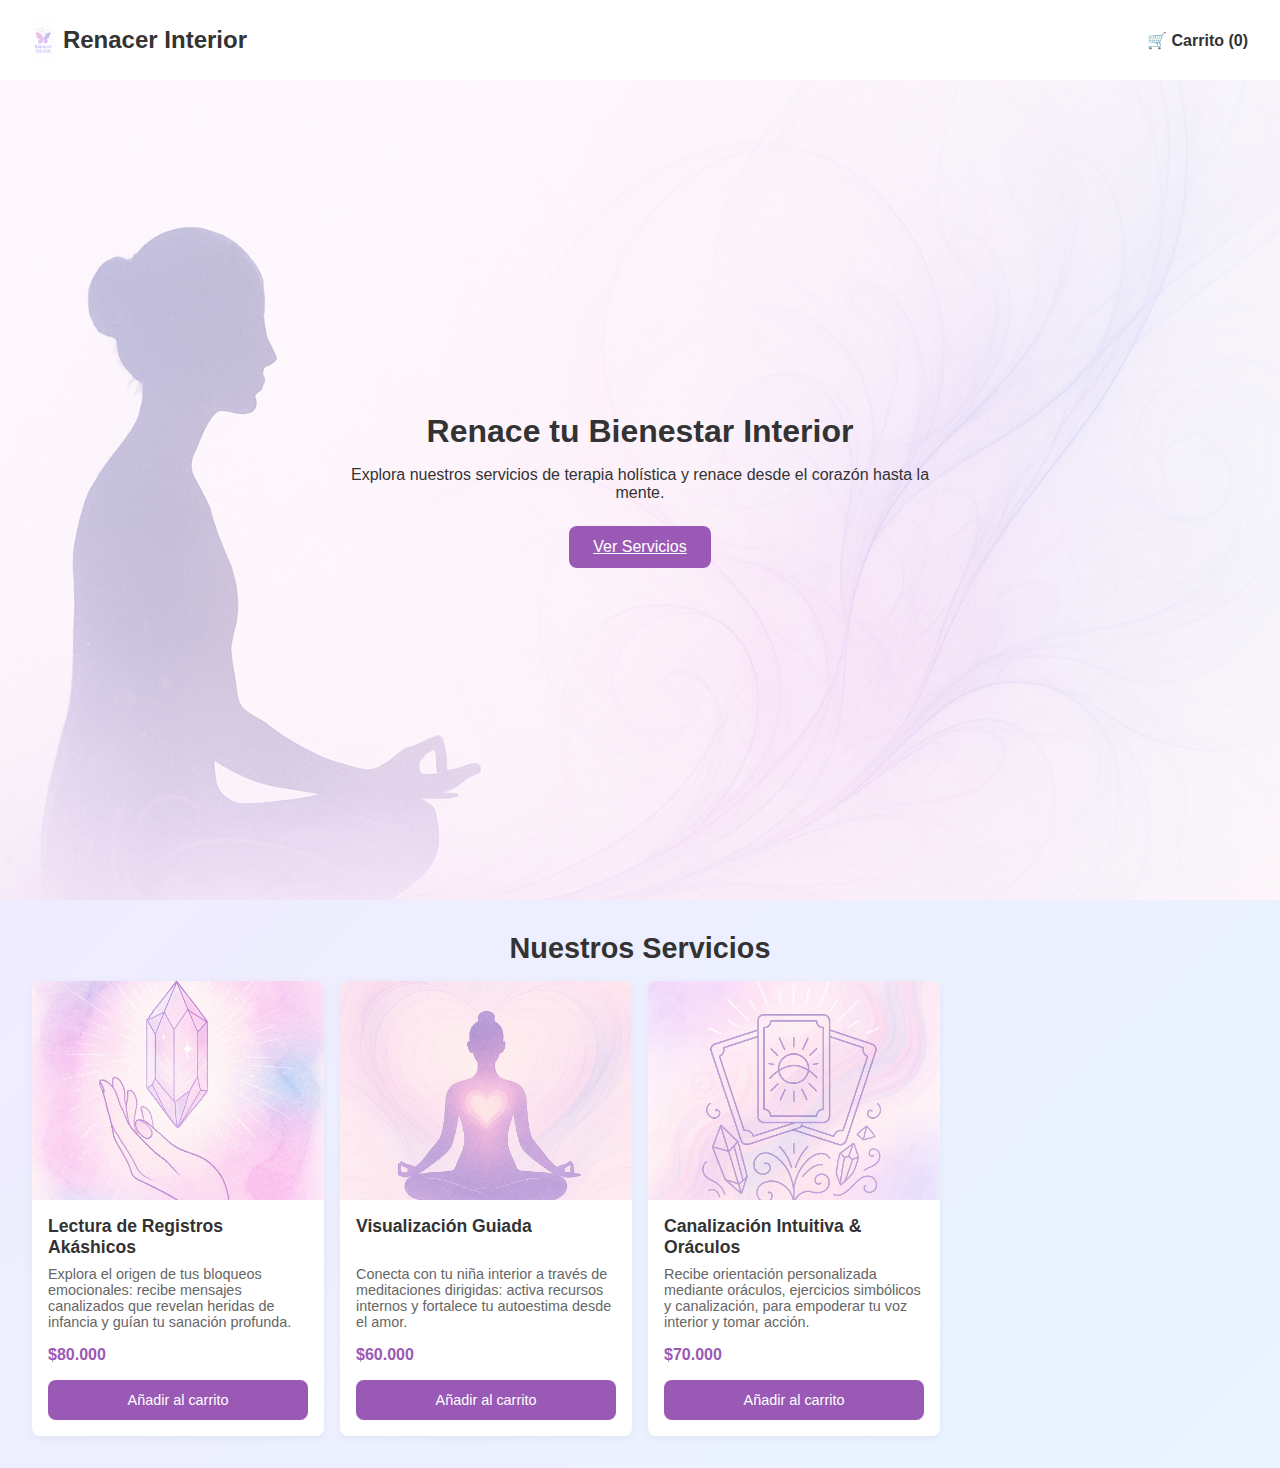
<file: index.html>
<!DOCTYPE html>
<html lang="es">
<head>
  <meta charset="UTF-8" />
  <meta name="viewport" content="width=device-width, initial-scale=1.0"/>
  <meta name="description" content="Renacer Interior - Servicios de terapia holística: Registros Akáshicos, Visualización Guiada, Canalización Intuitiva & Oráculos." />
  <meta property="og:title" content="Renacer Interior - Terapia Holística" />
  <meta property="og:description" content="Explora nuestros servicios de terapia holística y renace desde el corazón hasta la mente." />
  <meta property="og:image" content="imgs/hero.png" />
  <meta property="og:type" content="website" />
  <link rel="icon" type="image/png" sizes="32x32" href="imgs/favicon.png">
  <title>Renacer Interior</title>
  <link rel="stylesheet" href="style.css" />
</head>
<body>
  <header role="banner">
    <div class="logo-container">
      <img src="imgs/logo.png" alt="Logo Renacer Interior" class="logo" />
      <h1>Renacer Interior</h1>
    </div>
    <nav role="navigation" aria-label="Menú principal">
      <a href="cart.html" id="cart-link">🛒 Carrito (<span id="cart-count" aria-live="polite">0</span>)</a>
    </nav>
  </header>
  <main role="main">
    <section class="hero">
      <div class="hero-content">
        <h2>Renace tu Bienestar Interior</h2>
        <p>Explora nuestros servicios de terapia holística y renace desde el corazón hasta la mente.</p>
        <a href="#products-container" class="btn">Ver Servicios</a>
      </div>
    </section>
    <h2 class="section-title">Nuestros Servicios</h2>
    <section id="products-container" class="products-grid"></section>
  </main>
  <div id="toast" role="status" aria-live="polite"></div>
  <script src="js/app.js"></script>
</body>
</html>
</file>
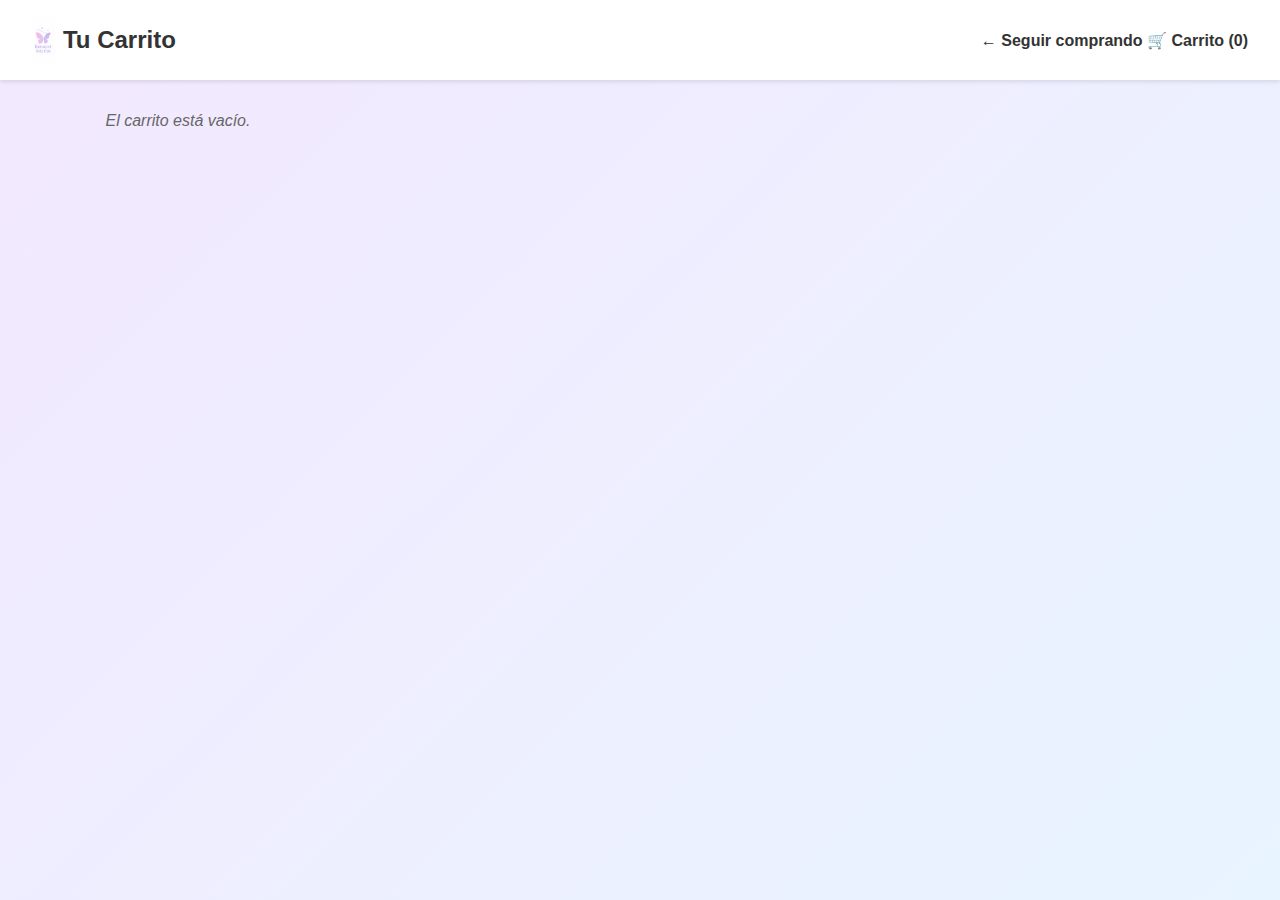
<file: cart.html>
<!DOCTYPE html>
<html lang="es">
<head>
  <meta charset="UTF-8" />
  <meta name="viewport" content="width=device-width, initial-scale=1.0"/>
  <meta name="description" content="Tu Carrito de servicios de Renacer Interior." />
  <link rel="icon" type="image/png" sizes="32x32" href="imgs/favicon.png">
  <title>Renacer Interior - Carrito</title>
  <link rel="stylesheet" href="style.css" />
</head>
<body>
  <header role="banner">
    <div class="logo-container">
      <img src="imgs/logo.png" alt="Logo Renacer Interior" class="logo" />
      <h1>Tu Carrito</h1>
    </div>
    <nav role="navigation" aria-label="Menú principal">
      <a href="index.html">← Seguir comprando</a>
      <a href="cart.html" id="cart-link">🛒 Carrito (<span id="cart-count" aria-live="polite">0</span>)</a>
    </nav>
  </header>
  <main role="main">
    <section id="cart-items" class="products-grid"></section>
    <div id="cart-total" class="cart-total"></div>
    <div id="cart-actions" class="cart-actions">
      <button id="empty-btn" class="btn" aria-label="Vaciar carrito">Vaciar carrito</button>
      <button id="checkout-btn" class="btn" aria-label="Finalizar compra">Finalizar compra</button>
    </div>
  </main>
  <script src="js/cart.js"></script>
</body>
</html>
</file>
<file: style.css>
:root {
  --primary-color: #9b59b6;
  --secondary-color: #333;
  --card-background: #fff;
  --text-color: #333;
  --border-radius: 0.5rem;
}
* {
  margin: 0;
  padding: 0;
  box-sizing: border-box;
}
body {
  font-family: Arial, sans-serif;
  color: var(--text-color);
  min-height: 100vh;
  background: linear-gradient(135deg, #f3e8ff 0%, #e8f4ff 100%);
}
header {
  background-color: var(--card-background);
  padding: 1rem 2rem;
  display: flex;
  justify-content: space-between;
  align-items: center;
  box-shadow: 0 2px 4px rgba(0,0,0,0.1);
}
.logo-container {
  display: flex;
  align-items: center;
  gap: 0.5rem;
}
.logo {
  height: 48px;
  width: auto;
}
header h1 {
  font-size: 1.5rem;
  color: var(--secondary-color);
}
nav a {
  text-decoration: none;
  color: var(--secondary-color);
  font-weight: bold;
}
nav a:hover {
  color: var(--primary-color);
}
.hero {
  background:
    linear-gradient(rgba(255,255,255,0.6), rgba(255,255,255,0.6)),
    url('imgs/hero.png') center/cover no-repeat;
  height: calc(100vh - 80px);
  display: flex;
  align-items: center;
  justify-content: center;
  text-align: center;
  padding: 0 1rem;
}
.hero-content {
  max-width: 600px;
}
.hero-content h2 {
  font-size: 2rem;
  margin-bottom: 1rem;
  color: var(--secondary-color);
}
.hero-content p {
  font-size: 1rem;
  margin-bottom: 1.5rem;
}
.hero-content .btn {
  font-size: 1rem;
  padding: 0.75rem 1.5rem;
}
.section-title {
  text-align: center;
  font-size: 1.8rem;
  margin: 2rem 0 1rem;
  color: var(--secondary-color);
}
.products-grid {
  display: grid;
  grid-template-columns: repeat(auto-fill, minmax(240px, 1fr));
  gap: 1rem;
  padding: 0 2rem 2rem;
}
.product-card {
  background-color: var(--card-background);
  border-radius: var(--border-radius);
  box-shadow: 0 2px 8px rgba(0,0,0,0.05);
  overflow: hidden;
  display: flex;
  flex-direction: column;
  animation: fadeInUp 0.5s ease both;
  transition: transform 0.3s ease, box-shadow 0.3s ease;
}
@keyframes fadeInUp {
  from { opacity: 0; transform: translateY(20px); }
  to { opacity: 1; transform: translateY(0); }
}
.product-card:hover {
  transform: translateY(-5px) scale(1.02);
  box-shadow: 0 6px 16px rgba(0,0,0,0.1);
}
.product-card img {
  width: 100%;
  object-fit: cover;
  aspect-ratio: 4/3;
  transition: transform 0.3s ease;
}
.product-card:hover img {
  transform: scale(1.05);
}
.product-card .card-body {
  padding: 1rem;
  flex: 1;
  display: flex;
  flex-direction: column;
}
.product-card .card-body h2 {
  font-size: 1.1rem;
  margin-bottom: 0.5rem;
  flex: 1;
}
.product-card .card-body p {
  font-size: 0.9rem;
  margin-bottom: 1rem;
  color: #666;
}
.product-card .card-body .price {
  font-weight: bold;
  margin-bottom: 1rem;
  color: var(--primary-color);
}
.product-card .btn {
  margin-top: auto;
}
.btn {
  display: inline-block;
  background-color: var(--primary-color);
  color: #fff;
  border: none;
  border-radius: var(--border-radius);
  padding: 0.75rem;
  cursor: pointer;
  font-size: 0.9rem;
  text-align: center;
  transition: background-color 0.3s ease;
}
.btn:hover {
  background-color: #8e44ad;
}
.cart-total {
  padding: 1rem 2rem;
  text-align: right;
  font-size: 1.2rem;
  font-weight: bold;
  color: var(--secondary-color);
}
.cart-actions {
  display: flex;
  justify-content: flex-end;
  gap: 1rem;
  padding: 0 2rem 2rem;
}
.cart-actions .btn {
  min-width: 150px;
}
#cart-items p {
  text-align: center;
  padding: 2rem;
  font-style: italic;
  color: #666;
}
#toast {
  position: fixed;
  bottom: 2rem;
  left: 50%;
  transform: translateX(-50%);
  background: var(--secondary-color);
  color: #fff;
  padding: 0.75rem 1.5rem;
  border-radius: var(--border-radius);
  opacity: 0;
  pointer-events: none;
  transition: opacity 0.3s ease;
  z-index: 1000;
}
#toast.show {
  opacity: 0.9;
}
@media (max-width: 600px) {
  header {
    flex-direction: column;
    align-items: flex-start;
  }
  header h1 {
    margin-bottom: 0.5rem;
  }
  .products-grid {
    padding: 0 1rem 1rem;
  }
  .cart-total,
  .cart-actions {
    padding: 1rem;
  }
}
</file>
